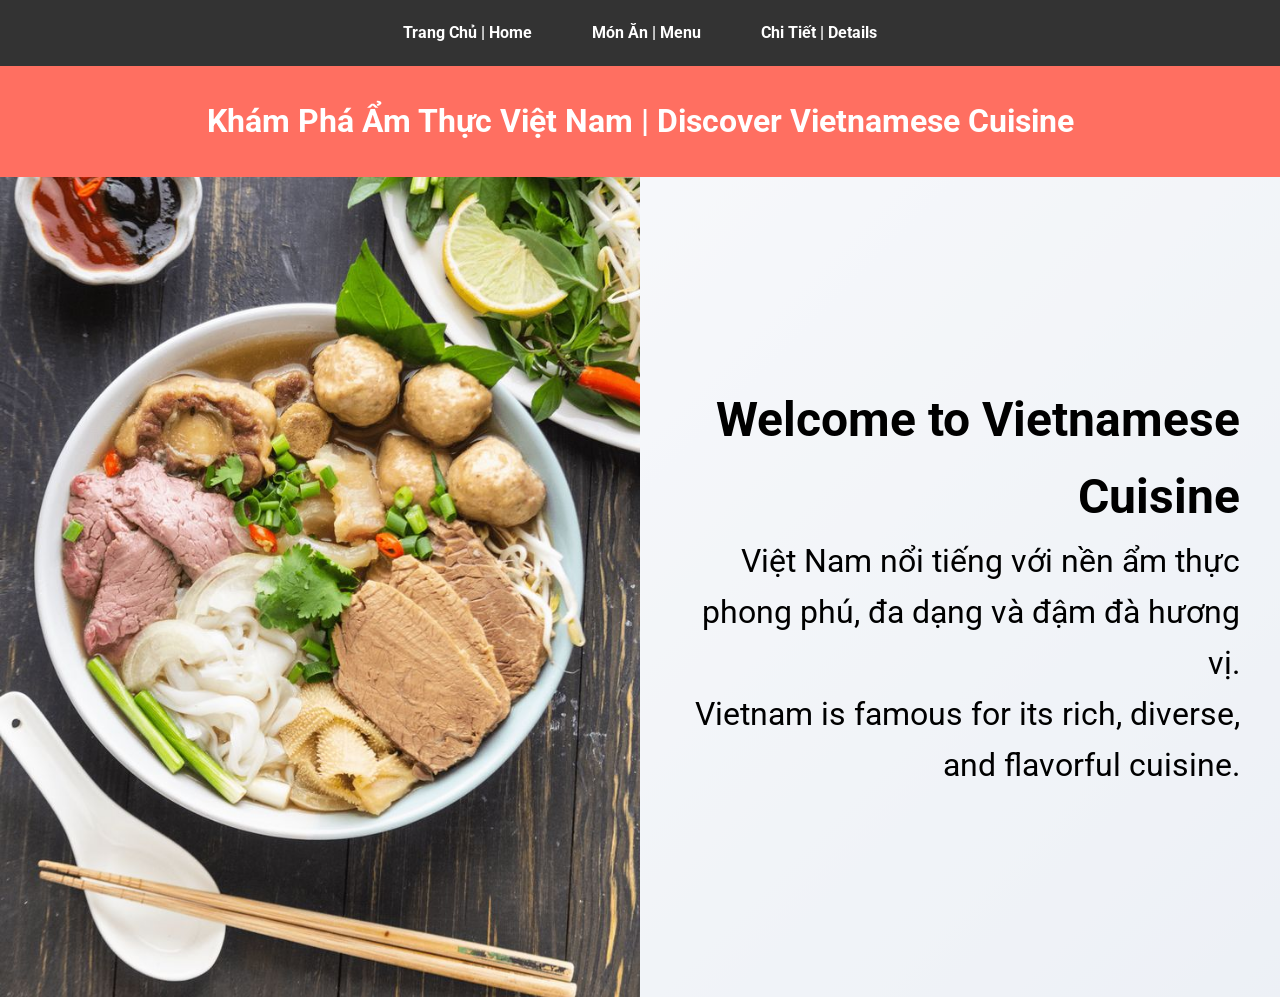
<file: src/index.html>
<!DOCTYPE html>
<html lang="vi">
<head>
  <meta charset="UTF-8">
  <meta name="viewport" content="width=device-width, initial-scale=1.0">
  <title>Ẩm Thực Việt Nam | Vietnamese Cuisine</title>
  <link rel="stylesheet" href="css/style.css">
</head>
<body>
  <a href="#main-content" class="skip-link">Bỏ qua nội dung | Skip to Main Content</a>
  <nav>
    <a href="index.html">Trang Chủ | Home</a>
    <a href="menu.html">Món Ăn | Menu</a>
    <a href="details.html">Chi Tiết | Details</a>
  </nav>
  
  <!-- Header màu đỏ (không thay đổi) -->
  <header class="site-header">
    <h1>Khám Phá Ẩm Thực Việt Nam | Discover Vietnamese Cuisine</h1>
  </header>
  
  <!-- Phần Hero nằm ngay dưới header -->
  <section class="hero-section">
    <div class="hero-image"></div>
    <div class="hero-text">
      <div class="hero-text-inner">
        <h2>Welcome to Vietnamese Cuisine</h2>
        <p>Việt Nam nổi tiếng với nền ẩm thực phong phú, đa dạng và đậm đà hương vị.</p>
        <p>Vietnam is famous for its rich, diverse, and flavorful cuisine.</p>
      </div>
    </div>
  </section>
</body>
</html>
</file>
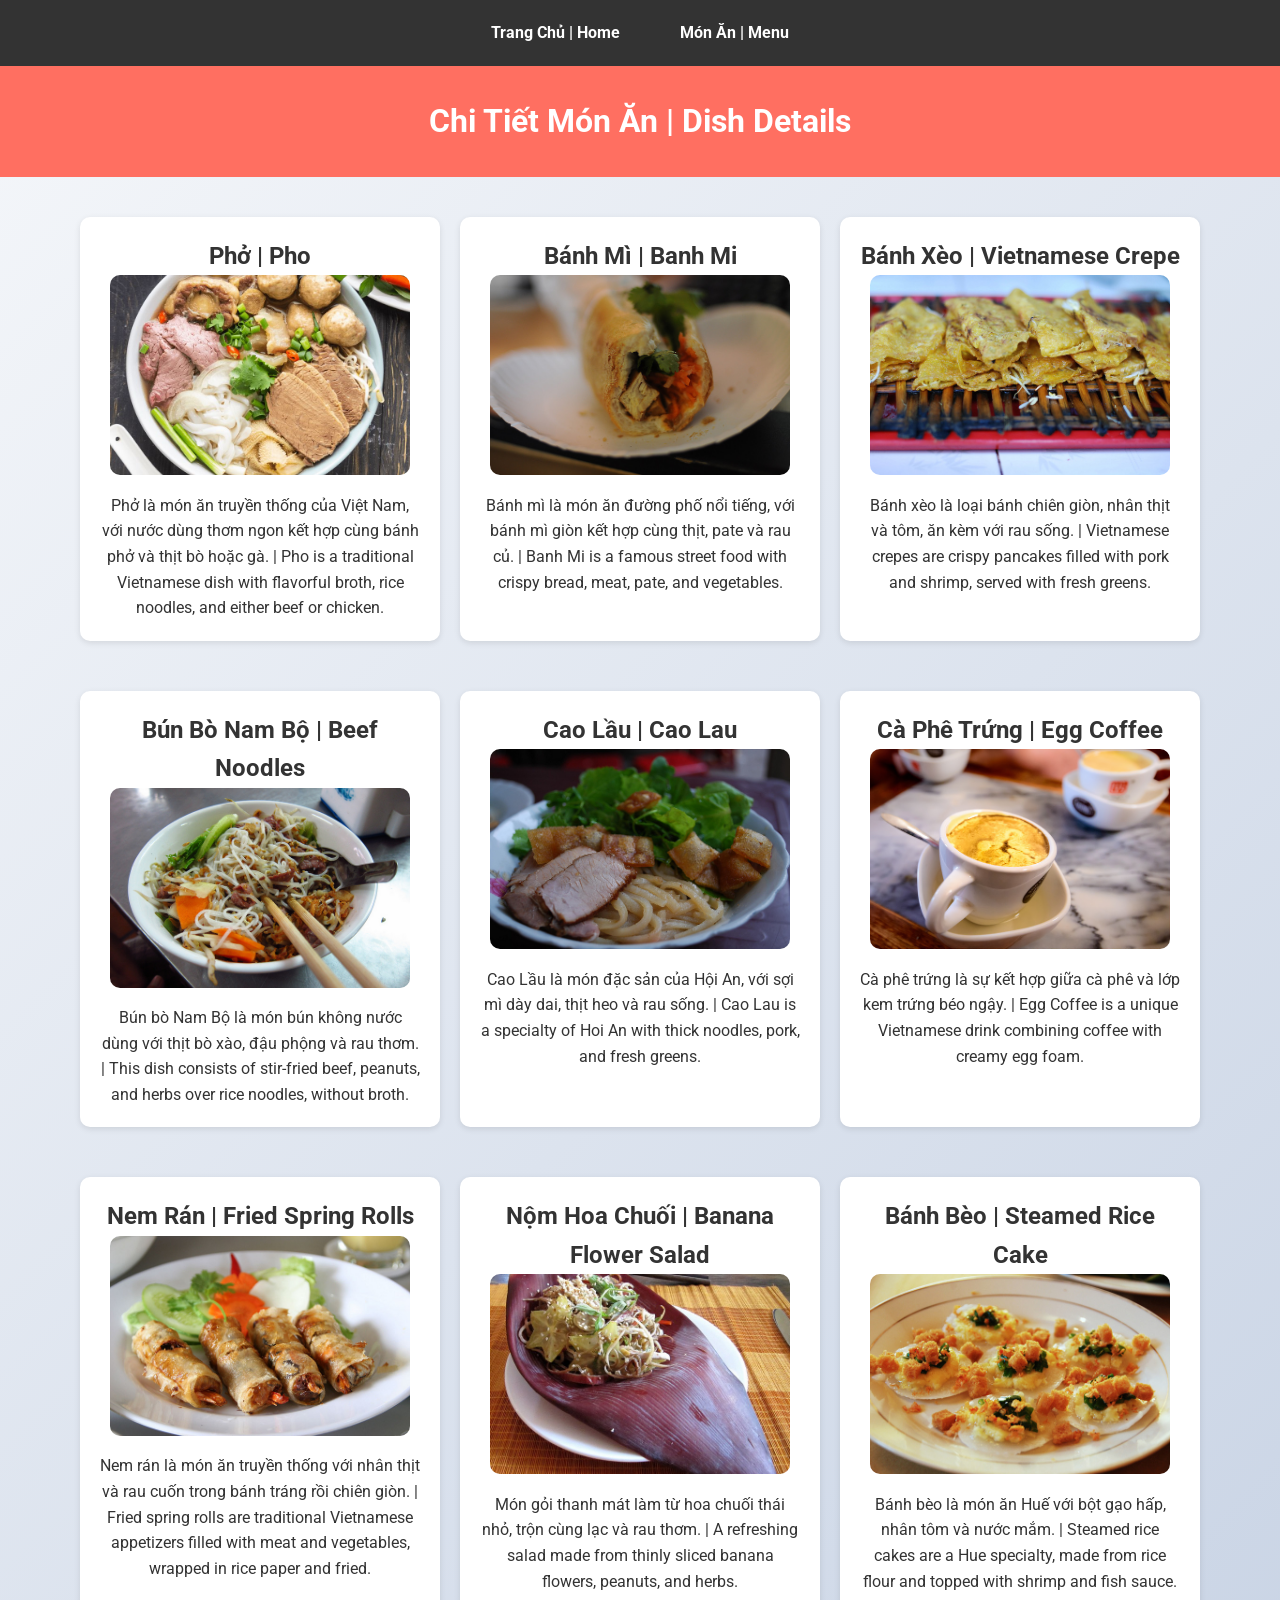
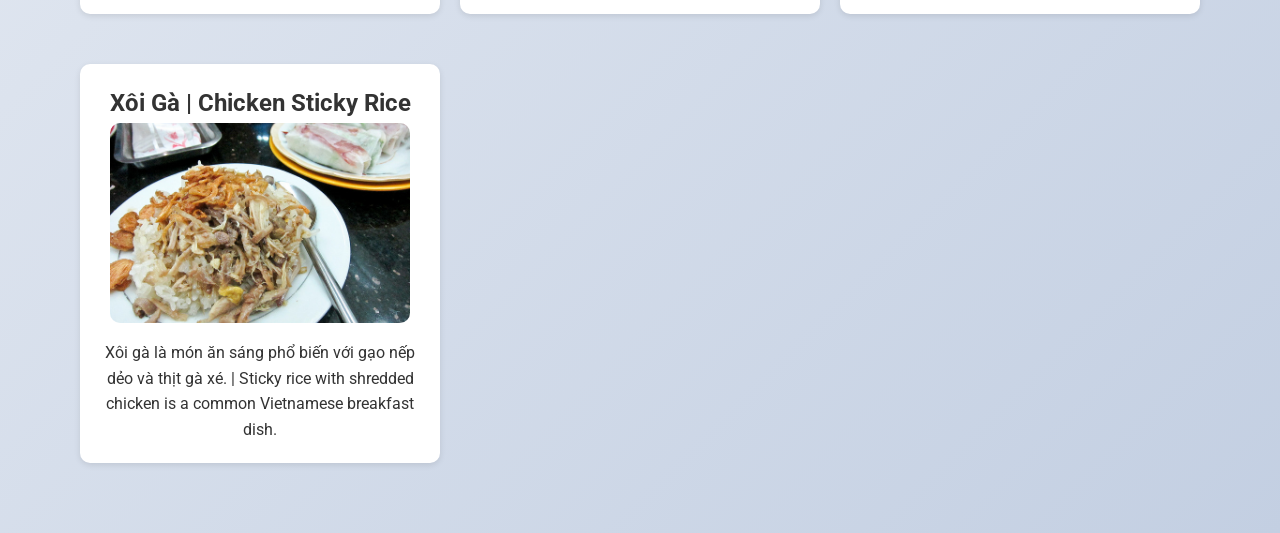
<file: src/details.html>
<!DOCTYPE html>
<html lang="vi">
<head>
  <meta charset="UTF-8">
  <meta name="viewport" content="width=device-width, initial-scale=1.0">
  <title>Chi Tiết Món Ăn | Dish Details</title>
  <link rel="stylesheet" href="css/style.css">
</head>
<body>
  <a href="#main-content" class="skip-link">Bỏ qua nội dung | Skip to Main Content</a>
  <nav>
    <a href="index.html">Trang Chủ | Home</a>
    <a href="menu.html">Món Ăn | Menu</a>
  </nav>
  <header>
    <h1>Chi Tiết Món Ăn | Dish Details</h1>
  </header>
  <main id="main-content">
    <!-- Thêm container để hiển thị 2 phần mỗi hàng -->
    <div class="dish-container">
      <section class="dish">
        <h2>Phở | Pho</h2>
        <img src="images/pho.jpg" alt="Bát phở Việt Nam | A bowl of Vietnamese Pho">
        <p>Phở là món ăn truyền thống của Việt Nam, với nước dùng thơm ngon kết hợp cùng bánh phở và thịt bò hoặc gà. | Pho is a traditional Vietnamese dish with flavorful broth, rice noodles, and either beef or chicken.</p>
      </section>
      <section class="dish">
        <h2>Bánh Mì | Banh Mi</h2>
        <img src="images/banh_mi_vietnam_food.jpg" alt="Bánh mì Việt Nam | Vietnamese Banh Mi">
        <p>Bánh mì là món ăn đường phố nổi tiếng, với bánh mì giòn kết hợp cùng thịt, pate và rau củ. | Banh Mi is a famous street food with crispy bread, meat, pate, and vegetables.</p>
      </section>
      <section class="dish">
        <h2>Bánh Xèo | Vietnamese Crepe</h2>
        <img src="images/banh_xeo_vietnam_food.jpg" alt="Bánh xèo Việt Nam | Vietnamese Crepe">
        <p>Bánh xèo là loại bánh chiên giòn, nhân thịt và tôm, ăn kèm với rau sống. | Vietnamese crepes are crispy pancakes filled with pork and shrimp, served with fresh greens.</p>
      </section>
      <section class="dish">
        <h2>Bún Bò Nam Bộ | Beef Noodles</h2>
        <img src="images/bun_bo_nam_bo_vietnam_food.jpg" alt="Bún bò Nam Bộ | Vietnamese Beef Noodles">
        <p>Bún bò Nam Bộ là món bún không nước dùng với thịt bò xào, đậu phộng và rau thơm. | This dish consists of stir-fried beef, peanuts, and herbs over rice noodles, without broth.</p>
      </section>
      <section class="dish">
        <h2>Cao Lầu | Cao Lau</h2>
        <img src="images/cao_lau_vietnam_food.jpg" alt="Cao Lầu Việt Nam | Vietnamese Cao Lau">
        <p>Cao Lầu là món đặc sản của Hội An, với sợi mì dày dai, thịt heo và rau sống. | Cao Lau is a specialty of Hoi An with thick noodles, pork, and fresh greens.</p>
      </section>
      <section class="dish">
        <h2>Cà Phê Trứng | Egg Coffee</h2>
        <img src="images/egg_coffee_vietnam_food.jpg" alt="Cà phê trứng Việt Nam | Vietnamese Egg Coffee">
        <p>Cà phê trứng là sự kết hợp giữa cà phê và lớp kem trứng béo ngậy. | Egg Coffee is a unique Vietnamese drink combining coffee with creamy egg foam.</p>
      </section>
      <section class="dish">
        <h2>Nem Rán | Fried Spring Rolls</h2>
        <img src="images/fried_spring_rolls_vietnam_food.jpg" alt="Nem rán Việt Nam | Vietnamese Fried Spring Rolls">
        <p>Nem rán là món ăn truyền thống với nhân thịt và rau cuốn trong bánh tráng rồi chiên giòn. | Fried spring rolls are traditional Vietnamese appetizers filled with meat and vegetables, wrapped in rice paper and fried.</p>
      </section>
      <section class="dish">
        <h2>Nộm Hoa Chuối | Banana Flower Salad</h2>
        <img src="images/banana_flower_vietnam_food.jpg" alt="Nộm hoa chuối | Banana Flower Salad">
        <p>Món gỏi thanh mát làm từ hoa chuối thái nhỏ, trộn cùng lạc và rau thơm. | A refreshing salad made from thinly sliced banana flowers, peanuts, and herbs.</p>
      </section>
      <section class="dish">
        <h2>Bánh Bèo | Steamed Rice Cake</h2>
        <img src="images/steam_rice_cake.jpg" alt="Bánh bèo Việt Nam | Vietnamese Steamed Rice Cake">
        <p>Bánh bèo là món ăn Huế với bột gạo hấp, nhân tôm và nước mắm. | Steamed rice cakes are a Hue specialty, made from rice flour and topped with shrimp and fish sauce.</p>
      </section>
      <section class="dish">
        <h2>Xôi Gà | Chicken Sticky Rice</h2>
        <img src="images/xoi_ga_vietnam_food.jpg" alt="Xôi gà Việt Nam | Vietnamese Chicken Sticky Rice">
        <p>Xôi gà là món ăn sáng phổ biến với gạo nếp dẻo và thịt gà xé. | Sticky rice with shredded chicken is a common Vietnamese breakfast dish.</p>
      </section>
    </div>
  </main>
</body>
</html>
</file>
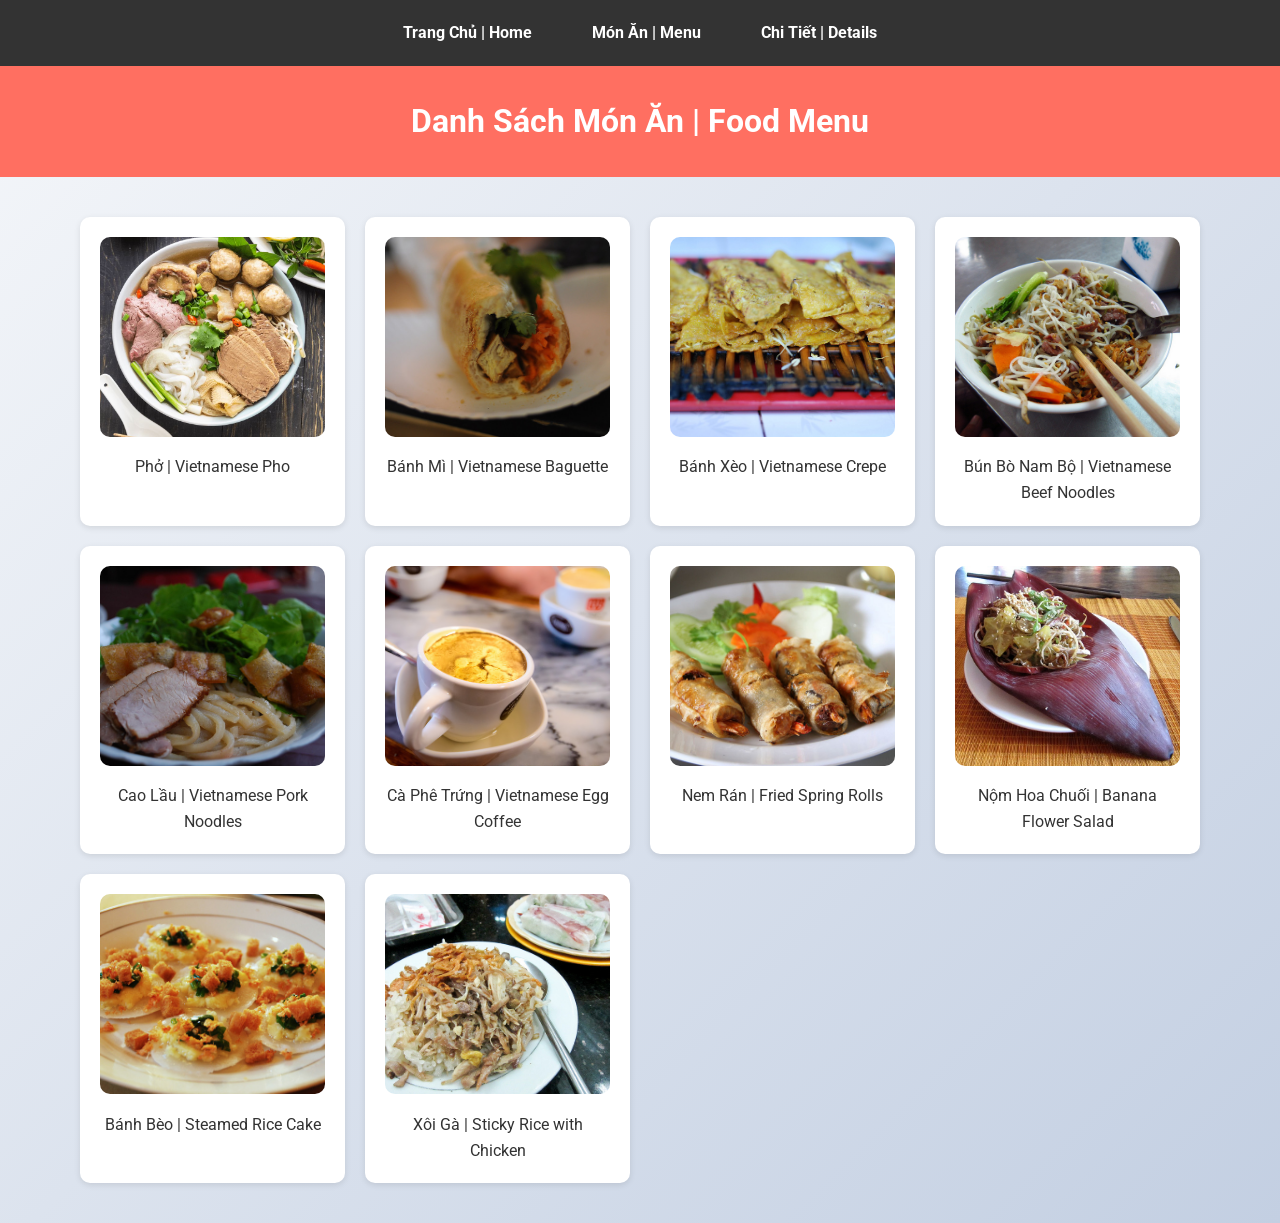
<file: src/menu.html>
<!DOCTYPE html>
<html lang="vi">
<head>
    <meta charset="UTF-8">
    <meta name="viewport" content="width=device-width, initial-scale=1.0">
    <title>Thực Đơn | Menu</title>
    <link rel="stylesheet" href="css/style.css">
</head>
<body>
    <a href="#main-content" class="skip-link">Bỏ qua nội dung | Skip to Main Content</a>
    <nav>
        <a href="index.html">Trang Chủ | Home</a>
        <a href="menu.html">Món Ăn | Menu</a>
        <a href="details.html">Chi Tiết | Details</a>
    </nav>
    <header>
        <h1>Danh Sách Món Ăn | Food Menu</h1>
    </header>
    <main id="main-content">
        <section class="grid-container">
            <div class="menu-item">
                <img src="images/pho.jpg" alt="Phở | Vietnamese Pho">
                <p>Phở | Vietnamese Pho</p>
            </div>
            <div class="menu-item">
                <img src="images/banh_mi_vietnam_food.jpg" alt="Bánh Mì | Vietnamese Baguette">
                <p>Bánh Mì | Vietnamese Baguette</p>
            </div>
            <div class="menu-item">
                <img src="images/banh_xeo_vietnam_food.jpg" alt="Bánh Xèo | Vietnamese Crepe">
                <p>Bánh Xèo | Vietnamese Crepe</p>
            </div>
            <div class="menu-item">
                <img src="images/bun_bo_nam_bo_vietnam_food.jpg" alt="Bún Bò Nam Bộ | Vietnamese Beef Noodles">
                <p>Bún Bò Nam Bộ | Vietnamese Beef Noodles</p>
            </div>
            <div class="menu-item">
                <img src="images/cao_lau_vietnam_food.jpg" alt="Cao Lầu | Vietnamese Pork Noodles">
                <p>Cao Lầu | Vietnamese Pork Noodles</p>
            </div>
            <div class="menu-item">
                <img src="images/egg_coffee_vietnam_food.jpg" alt="Cà Phê Trứng | Vietnamese Egg Coffee">
                <p>Cà Phê Trứng | Vietnamese Egg Coffee</p>
            </div>
            <div class="menu-item">
                <img src="images/fried_spring_rolls_vietnam_food.jpg" alt="Nem Rán | Fried Spring Rolls">
                <p>Nem Rán | Fried Spring Rolls</p>
            </div>
            <div class="menu-item">
                <img src="images/banana_flower_vietnam_food.jpg" alt="Nộm Hoa Chuối | Banana Flower Salad">
                <p>Nộm Hoa Chuối | Banana Flower Salad</p>
            </div>
            <div class="menu-item">
                <img src="images/steam_rice_cake.jpg" alt="Bánh Bèo | Steamed Rice Cake">
                <p>Bánh Bèo | Steamed Rice Cake</p>
            </div>
            <div class="menu-item">
                <img src="images/xoi_ga_vietnam_food.jpg" alt="Xôi Gà | Sticky Rice with Chicken">
                <p>Xôi Gà | Sticky Rice with Chicken</p>
            </div>
        </section>
    </main>
</body>
</html>
</file>
<file: src/css/style.css>
/* Import Google Font Roboto */
@import url('https://fonts.googleapis.com/css2?family=Roboto:wght@400;700&display=swap');

/* ========================
   RESET & GENERAL STYLES
======================== */
* {
  margin: 0;
  padding: 0;
  box-sizing: border-box;
}

body {
  font-family: 'Roboto', sans-serif;
  background: linear-gradient(135deg, #f5f7fa, #c3cfe2);
  color: #333;
  line-height: 1.6;
}

/* ========================
   SKIP TO MAIN CONTENT LINK
======================== */
.skip-link {
  position: absolute;
  top: -40px;
  left: 10px;
  background: #333;
  color: #fff;
  padding: 10px;
  text-decoration: none;
  z-index: 100;
  transition: top 0.3s ease;
}

.skip-link:focus {
  top: 10px;
}

/* ========================
   NAVIGATION
======================== */
nav {
  background-color: #333;
  padding: 10px 0;
  display: flex;
  justify-content: center;
  gap: 20px;
}

nav a {
  color: #fff;
  text-decoration: none;
  font-weight: bold;
  padding: 10px 20px;
  transition: background 0.3s ease;
}

nav a:hover {
  background: #555;
  border-radius: 5px;
}

/* ========================
   HEADER (PHẦN MÀU ĐỎ - KHÔNG THAY ĐỔI)
======================== */
header {
  background: #ff6f61;
  color: #fff;
  padding: 30px 20px;
  text-align: center;
  margin-bottom: 0;  /* Đã thay đổi từ 20px thành 0 */
}

/* ========================
   MAIN CONTENT AREA
======================== */
main {
  padding: 20px;
  margin: 0 auto;
  max-width: 1200px;
}

/* ========================
   DISH DETAIL STYLING (cho details.html)
======================== */
.dish {
  background: #fff;
  margin-bottom: 30px;
  padding: 20px;
  border-radius: 10px;
  box-shadow: 0 2px 6px rgba(0,0,0,0.1);
  transition: transform 0.3s ease;
  text-align: center;
}

.dish:hover {
  transform: translateY(-5px);
}

.dish img {
  width: 100%;
  max-width: 300px;
  height: 200px;
  object-fit: cover;
  border-radius: 10px;
  transition: transform 0.3s ease, box-shadow 0.3s ease;
  margin-bottom: 10px;
}

.dish img:hover {
  transform: scale(1.1);
  box-shadow: 0 4px 8px rgba(0, 0, 0, 0.2);
}

/* ========================
   DISH CONTAINER LAYOUT (cho details.html)
   Hiển thị 2 món ăn mỗi hàng
======================== */
.dish-container {
  display: grid;
  grid-template-columns: repeat(auto-fit, minmax(300px, 1fr));
  gap: 20px;
  padding: 20px;
}

/* ========================
   MENU GRID LAYOUT (cho menu.html)
======================== */
.grid-container {
  display: grid;
  grid-template-columns: repeat(auto-fit, minmax(250px, 1fr));
  gap: 20px;
  padding: 20px;
}

.menu-item {
  text-align: center;
  background: #fff;
  padding: 20px;
  border-radius: 10px;
  box-shadow: 0 2px 6px rgba(0,0,0,0.1);
  transition: transform 0.3s ease, box-shadow 0.3s ease;
}

.menu-item:hover {
  transform: translateY(-5px);
  box-shadow: 0 8px 16px rgba(0,0,0,0.2);
}

.menu-item img {
  width: 100%;
  height: 200px;
  object-fit: cover;
  border-radius: 10px;
  margin-bottom: 10px;
}

/* ========================
   FOOTER
======================== */
footer {
  background: #333;
  color: #fff;
  text-align: center;
  padding: 15px;
  margin-top: 20px;
}

/* ========================
   HERO SECTION (PHẦN MỚI Ở DƯỚI HEADER)
======================== */
/* Giả sử header chiếm khoảng 80px (bao gồm padding và không có margin-bottom) */
.hero-section {
    display: flex;
    width: 100%;
    height: calc(100vh - 80px);  /* Chiếm phần còn lại của viewport dưới header */
    align-items: stretch;
    overflow: hidden;
}

.hero-image {
    flex: 1;
    background: url('../images/pho.jpg') center/cover no-repeat;
}

.hero-text {
    flex: 1;
    background: rgba(255, 255, 255, 0.7); /* Nền trắng mờ full chiếm toàn bộ khung bên phải */
}

.hero-text-inner {
    height: 100%;
    padding: 40px;
    display: flex;
    flex-direction: column;
    justify-content: center;
    text-align: right;
    color: #000;   /* Chữ màu đen */
    font-size: 2rem;
}

/* ========================
   RESPONSIVE DESIGN
======================== */
@media (max-width: 768px) {
    nav {
        flex-direction: column;
        gap: 10px;
    }
    .hero-section {
        flex-direction: column;
        height: auto;
    }
    .hero-text-inner {
        text-align: center;
    }
}
</file>
